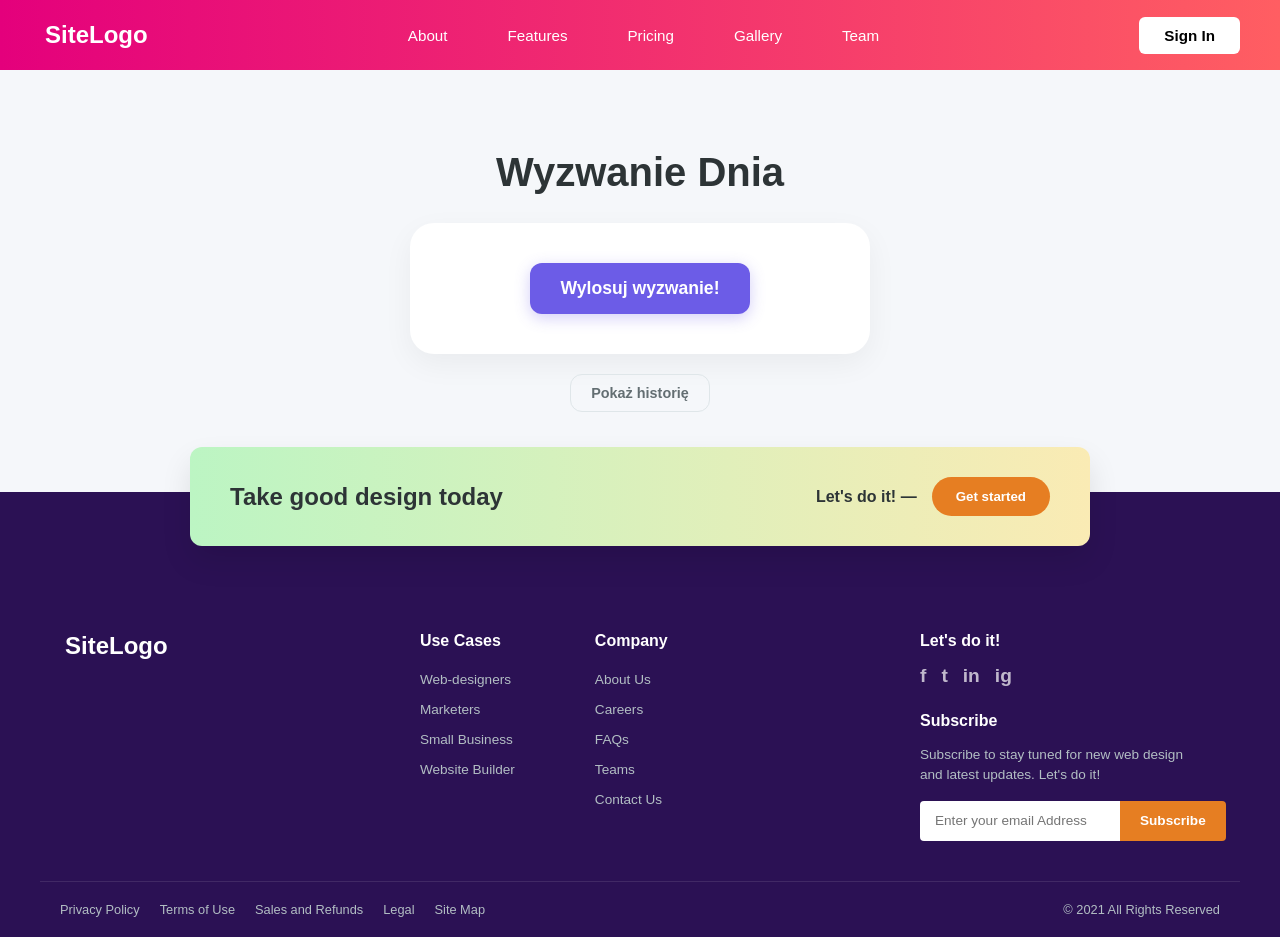
<file: index.html>
<!DOCTYPE html>
<html lang="pl">
<head>
    <meta charset="UTF-8">
    <meta name="viewport" content="width=device-width, initial-scale=1.0">
    <title>Wyzwanie Dnia | Daily Challenge</title>
    <link rel="stylesheet" href="style.css">
</head>
<body>

    <!--  NAGŁÓWEK -->
    <header class="site-header">
        <div class="header-container">
            <div class="logo">
                <span class="logo-bars"></span> SiteLogo
            </div>
            <nav class="site-nav">
                <a href="#">About</a>
                <a href="#">Features</a>
                <a href="#">Pricing</a>
                <a href="#">Gallery</a>
                <a href="#">Team</a>
            </nav>
            <button class="btn-signin" id="SignInBtn"><a href="register.html">Sign In</a></button>
        </div>
    </header>

    <!-- GŁÓWNA APLIKACJA -->
    <div class="container">
        <div class="app-header">
            <h1>Wyzwanie Dnia</h1>
            <p id="timer"></p>
            <br>
        </div>

        <main>
            <div id="draw-section">
                <button id="draw-btn" class="btn-primary" onclick="losujWyzwanie()">Wylosuj wyzwanie!</button>
            </div>

            <div id="challenge-display" class="hidden">
                <div class="challenge-info">
                    <!-- Nowe elementy na kategorię i trudność -->
                    <span id="challenge-category" class="badge-category" id="challenge-category">Kategoria</span>
                    <span id="challenge-difficulty" class="badge-difficulty"id="challenge-difficulty">Trudność</span>
                </div>

                <div class="challenge-box">
                    <p id="challenge-text">Twoje wyzwanie pojawi się tutaj...</p>
                </div>
                
                <div class="action-buttons">
                    <button id="complete-btn" class="btn-success" onclick="ukonczWyzwanie()">Ukończone! ✅</button>
                </div>
                <p id="congrats-msg" class="hidden">Gratulacje! Wyzwanie wykonane 🎉</p>
            </div>
            
        </main>

        <section class="history-section">
            <button id="toggle-history" class="btn-secondary" onclick="pokazHistorie()">Pokaż historię</button>
            <div id="history-list-container" class="hidden">
                <br>
                <button id="clear-history" class="btn-secondary" onclick="wyczyscHistorie()">Wyczyść historię</button>
                <h3>Ukończone wyzwania:</h3>
                <ul id="history-list">
                </ul>
            </div>
        </section>
    </div>

    <!-- STOPKA -->
    <footer class="site-footer">
        <div class="footer-banner">
            <h2 class="banner-title">Take good design today</h2>
            <div class="banner-action">
                <span>Let's do it! —</span>
                <button class="btn-get-started">Get started</button>
            </div>
        </div>

        <div class="footer-content">
            <div class="footer-logo-section">
                <div class="logo">
                    <span class="logo-bars-colors"></span> SiteLogo
                </div>
            </div>

            <div class="footer-links">
                <div class="link-column">
                    <h4>Use Cases</h4>
                    <ul>
                        <li><a href="#">Web-designers</a></li>
                        <li><a href="#">Marketers</a></li>
                        <li><a href="#">Small Business</a></li>
                        <li><a href="#">Website Builder</a></li>
                    </ul>
                </div>
                <div class="link-column">
                    <h4>Company</h4>
                    <ul>
                        <li><a href="#">About Us</a></li>
                        <li><a href="#">Careers</a></li>
                        <li><a href="#">FAQs</a></li>
                        <li><a href="#">Teams</a></li>
                        <li><a href="#">Contact Us</a></li>
                    </ul>
                </div>
            </div>

            <div class="footer-subscribe">
                <h4>Let's do it!</h4>
                <div class="social-icons">
                    <a href="#">f</a>
                    <a href="#">t</a>
                    <a href="#">in</a>
                    <a href="#">ig</a>
                </div>
                <h4>Subscribe</h4>
                <p>Subscribe to stay tuned for new web design<br>and latest updates. Let's do it!</p>
                <form class="subscribe-form" onsubmit="event.preventDefault();">
                    <input type="email" placeholder="Enter your email Address" required>
                    <button type="submit">Subscribe</button>
                </form>
            </div>
        </div>

        <div class="footer-bottom">
            <div class="bottom-links">
                <a href="#">Privacy Policy</a>
                <a href="#">Terms of Use</a>
                <a href="#">Sales and Refunds</a>
                <a href="#">Legal</a>
                <a href="#">Site Map</a>
            </div>
            <p class="copyright">© 2021 All Rights Reserved</p>
        </div>
    </footer>

    <script src="script.js"></script>
</body>
</html>
</file>
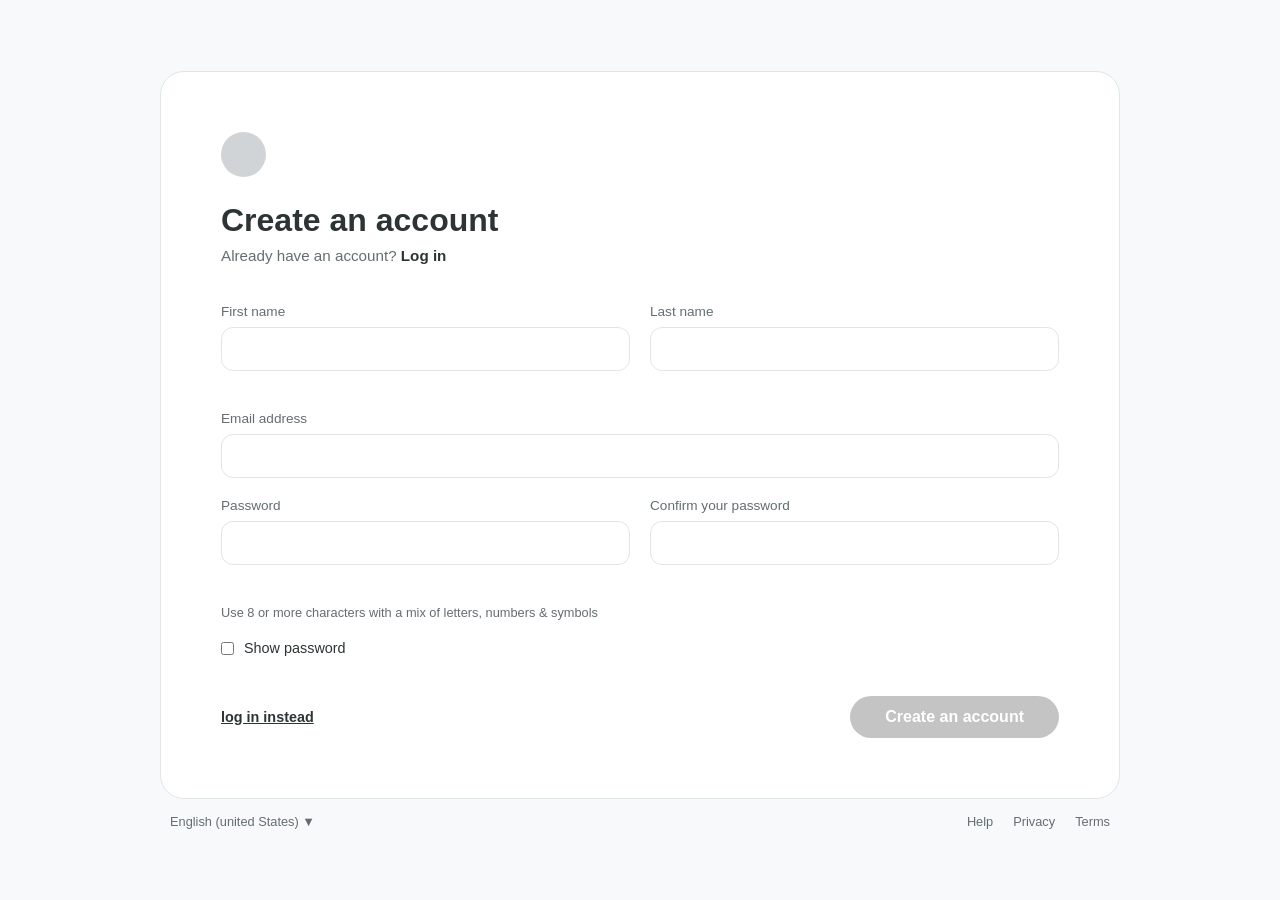
<file: auth.html>
<!DOCTYPE html>
<html lang="pl">
<head>
    <meta charset="UTF-8">
    <meta name="viewport" content="width=device-width, initial-scale=1.0">
    <title>Utwórz konto | Wyzwanie Dnia</title>
    <link rel="stylesheet" href="style.css">
</head>
<body class="auth-page">

    <div class="auth-container">
        <div class="auth-card">
            <div class="auth-form-section">
                <div class="auth-logo-circle"></div>
    
    <!-- BLOK REJESTRACJI -->
    <div id="register-view">
        <h1>Create an account</h1>
        <p class="auth-subtitle">Already have an account? <a href="#" class="toggle-link" onclick="toggleLogin()">Log in</a></p>
        
        <form id="register-form">
            <div class="form-row">
                <div class="form-group"><label>First name</label><input type="text" name="firstname" id="firstname" required></div>
                <div class="form-group"><label>Last name</label><input type="text" name="lastname" id="lastname" required></div>
            </div>
            <div class="form-group">
                <label>Email address</label>
                <input type="email" name="email" id="email" required>
            </div>
               <div class="form-row">
                        <div class="form-group">
                            <label>Password</label>
                            <input type="password" name="password" id="password">
                        </div>
                        <div class="form-group">
                            <label>Confirm your password</label>
                            <input type="password" name="confirm-password" id="confirm-password">
                        </div>
                    </div>
                      <p class="form-hint">Use 8 or more characters with a mix of letters, numbers & symbols</p>

                    <div class="checkbox-group">
                        <input type="checkbox" id="show-password" onclick="showPassword()">
                        <label for="show-password" >Show password</label>
                    </div>
            <div class="form-footer">
                <a href="#" class="toggle-link link-secondary" onclick="toggleLogin()">log in instead</a>
                <button type="button" class="btn-create-account" onclick="rejestracjaUzytkownika()">Create an account</button>
            </div>
        </form>
    </div>

    <!-- BLOK LOGOWANIA (domyślnie ukryty) -->
    <div id="login-view" style="display: none;">
        <h1>Login to account</h1>
        <p class="auth-subtitle">Don't have an account? <a href="#" class="toggle-link" onclick="toggleRegister()">Sign up</a></p>
        
        <form id="login-form">
            <div class="form-group">
                <label>Email address</label>
                <input type="email" name="email" id="loginEmail" required>
            </div>
            <div class="form-group">
                <label>Password</label>
                <input type="password" name="password" id="loginPassword" required>
            </div>
            <div class="form-footer">
                <a href="#" class="toggle-link link-secondary" onclick="toggleRegister()">register instead</a>
                <button type="button" class="btn-create-account" onclick="zaloguj()">Login</button>
            </div>
        </form>
    </div>
    </div>
        </div>

        <div class="auth-bottom-nav">
            <div class="language-picker">
                English (united States) <span>▼</span>
            </div>
            <div class="bottom-helper-links">
                <a href="#">Help</a>
                <a href="#">Privacy</a>
                <a href="#">Terms</a>
            </div>
        </div>
    </div>

    <script src="script.js"></script>
</body>
</html>
</file>
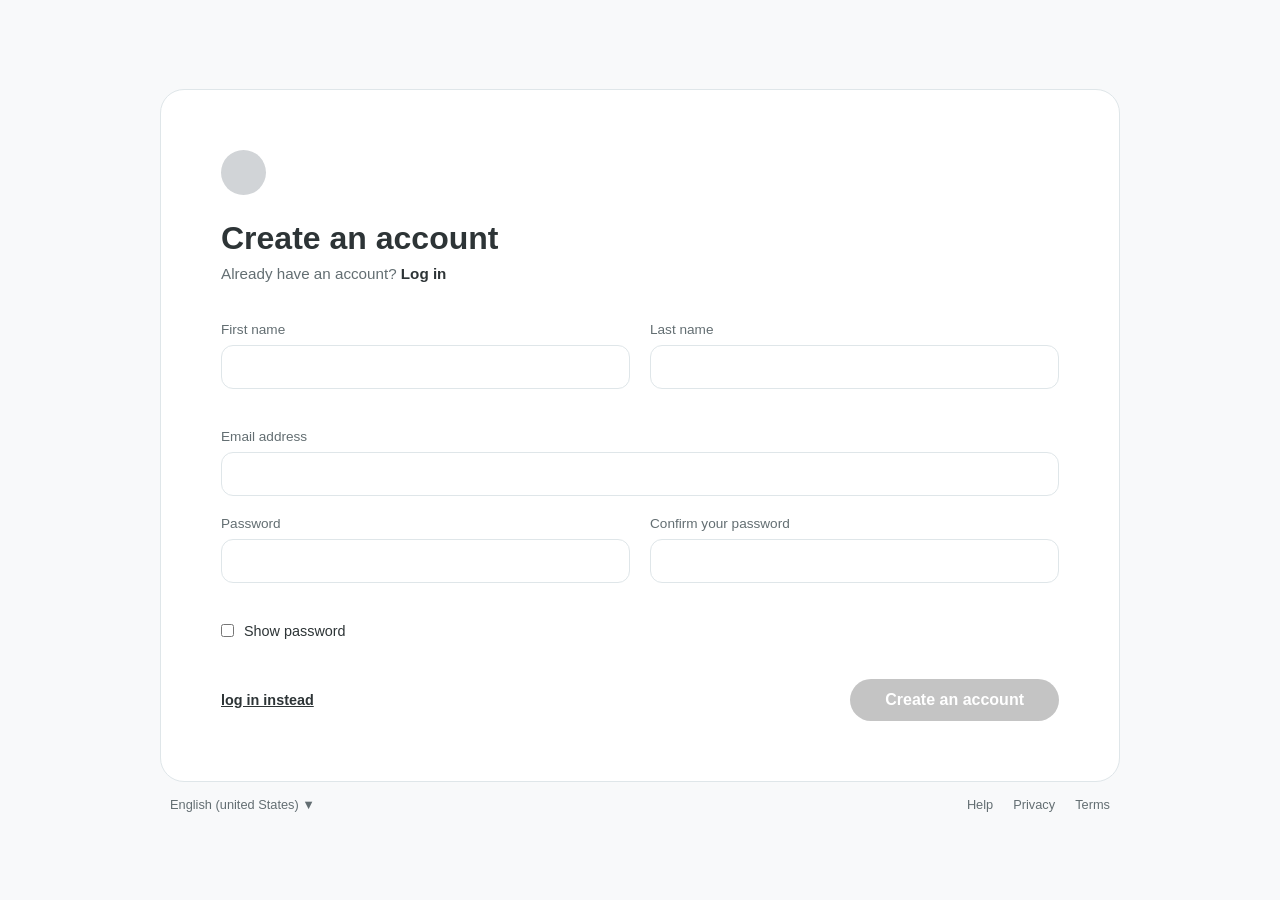
<file: register.html>
<!DOCTYPE html>
<html lang="pl">
<head>
    <meta charset="UTF-8">
    <meta name="viewport" content="width=device-width, initial-scale=1.0">
    <title>Utwórz konto | Wyzwanie Dnia</title>
    <link rel="stylesheet" href="style.css">
</head>
<body class="auth-page">

    <div class="auth-container">
        <div class="auth-card">
            <div class="auth-form-section">
                <div class="auth-logo-circle"></div>
    
    <!-- BLOK REJESTRACJI -->
    <div id="register-view">
        <h1>Create an account</h1>
        <p class="auth-subtitle">Already have an account? <a href="#" class="toggle-link" onclick="toggleLogin()">Log in</a></p>
        
        <form id="register-form">
            <div class="form-row">
                <div class="form-group"><label>First name</label><input type="text" name="firstname" id="firstname" required></div>
                <div class="form-group"><label>Last name</label><input type="text" name="lastname" id="lastname" required></div>
            </div>
            <div class="form-group">
                <label>Email address</label>
                <input type="email" name="email" id="email" required>
            </div>
               <div class="form-row">
                        <div class="form-group">
                            <label>Password</label>
                            <input type="password" name="password" id="password">
                        </div>
                        <div class="form-group">
                            <label>Confirm your password</label>
                            <input type="password" name="confirm-password" id="confirm-password">
                        </div>
                    </div>
                      <p class="form-hint"></p>

                    <div class="checkbox-group">
                        <input type="checkbox" id="show-password" onclick="showPassword()">
                        <label for="show-password" >Show password</label>
                    </div>
            <div class="form-footer">
                <a href="#" class="toggle-link link-secondary" onclick="toggleLogin()">log in instead</a>
                <button type="button" class="btn-create-account" onclick="rejestracjaUzytkownika()">Create an account</button>
            </div>
        </form>
    </div>

    <!-- BLOK LOGOWANIA (domyślnie ukryty) -->
    <div id="login-view" style="display: none;">
        <h1>Login to account</h1>
        <p class="auth-subtitle">Don't have an account? <a href="#" class="toggle-link" onclick="toggleRegister()">Sign up</a></p>
        
        <form id="login-form">
            <div class="form-group">
                <label>Email address</label>
                <input type="email" name="email" id="loginEmail" required>
            </div>
            <div class="form-group">
                <label>Password</label>
                <input type="password" name="password" id="loginPassword" required>
            </div>
            <div class="form-footer">
                <a href="#" class="toggle-link link-secondary" onclick="toggleRegister()">register instead</a>
                <button type="button" class="btn-create-account" onclick="zaloguj()">Login</button>
            </div>
        </form>
    </div>
    </div>
        </div>

        <div class="auth-bottom-nav">
            <div class="language-picker">
                English (united States) <span>▼</span>
            </div>
            <div class="bottom-helper-links">
                <a href="#">Help</a>
                <a href="#">Privacy</a>
                <a href="#">Terms</a>
            </div>
        </div>
    </div>

    <script src="script.js"></script>
</body>
</html>
</file>
<file: style.css>
/* --- BAZOWE USTAWIENIA --- */
* {
    margin: 0;
    padding: 0;
    box-sizing: border-box;
}
a {
    text-decoration: none;
    color: black;
}

body {
    font-family: 'Inter', sans-serif;
    background: #f5f7fa;
    min-height: 100vh;
    display: flex;
    flex-direction: column; /* Zmiana układu na kolumnowy */
    color: #2d3436;
}

/* --- NOWY NAGŁÓWEK --- */
.site-header {
    background: linear-gradient(90deg, #e4007c 0%, #ff5e62 100%);
    padding: 0 40px;
    color: white;
}

.header-container {
    max-width: 1200px;
    margin: 0 auto;
    display: flex;
    justify-content: space-between;
    align-items: center;
    height: 70px;
}

.logo {
    font-size: 1.5rem;
    font-weight: 700;
    display: flex;
    align-items: center;
    gap: 5px;
}

.logo-bars {
    letter-spacing: -2px;
    font-weight: 900;
}

.site-nav {
    display: flex;
    gap: 30px;
}

.site-nav a {
    color: white;
    text-decoration: none;
    font-weight: 500;
    font-size: 0.95rem;
    transition: all 0.3s ease; /* Zmienione z 'opacity' na 'all', żeby kolor tła też płynnie przechodził */
    padding: 8px 15px; /* Dodany padding, żeby tło miało ładny kształt */
    border-radius: 4px;
}

.site-nav a:hover {
    background: white; /* Białe tło po najechaniu */
    color: #e4007c;    /* Tekst zmienia kolor na kolor nagłówka (ciemny róż) */
    opacity: 1;        /* Upewniamy się, że nie ma przezroczystości */
}

.site-nav a.active-nav {
    background: white;
    color: #2d3436;
    padding: 5px 15px;
    border-radius: 4px;
}

.btn-signin {
    background: white;
    color: #2d3436;
    padding: 10px 25px;
    border-radius: 6px;
    font-weight: 600;
    font-size: 0.95rem;
}

.btn-signin:hover {
    background: #f1f2f6;
    transform: none;
}

/* --- ORYGINALNA APLIKACJA WYZWANIA DNIA --- */
.container {
    width: 100%;
    max-width: 500px;
    text-align: center;
    animation: fadeIn 0.8s ease-out;
    margin: 60px auto; /* Centruje aplikację pomiędzy headerem a footerem */
    flex-grow: 1; /* Pozwala kontenerowi zająć resztę miejsca na ekranie */
    padding: 20px;
}

.app-header h1 {
    font-weight: 800;
    font-size: 2.5rem;
    margin-bottom: 10px;
    color: #2d3436;
}

main {
    background: white; /* Zmiana z przezroczystości na pełny biały dla lepszego kontrastu */
    padding: 40px;
    border-radius: 24px;
    box-shadow: 0 10px 30px rgba(0, 0, 0, 0.05);
    margin-bottom: 20px;
    transition: transform 0.3s ease;
}

.challenge-box {
    margin: 20px 0;
    padding: 20px;
    border-radius: 15px;
    background: #f9f9f9;
    min-height: 80px;
    display: flex;
    justify-content: center;
    align-items: center;
}

#challenge-text {
    font-size: 1.2rem;
    font-weight: 600;
    line-height: 1.4;
}

.completed-text {
    text-decoration: underline #00b894;
    color: #00b894;
    transition: all 0.5s ease;
}

button {
    cursor: pointer;
    border: none;
    border-radius: 12px;
    font-weight: 600;
    font-family: inherit;
    transition: all 0.3s ease;
    outline: none;
}

.btn-primary {
    background: #6c5ce7;
    color: white;
    padding: 15px 30px;
    font-size: 1.1rem;
    box-shadow: 0 4px 15px rgba(108, 92, 231, 0.3);
}

.btn-primary:hover:not(:disabled) {
    background: #a29bfe;
    transform: translateY(-2px);
}

.btn-success {
    background: #00b894;
    color: white;
    padding: 12px 25px;
}

.btn-success:hover:not(:disabled) {
    background: #55efc4;
}

.btn-secondary {
    background: transparent;
    color: #636e72;
    padding: 10px 20px;
    border: 1px solid #dfe6e9;
    font-size: 0.9rem;
}

.btn-secondary:hover {
    background: #dfe6e9;
}

button:disabled {
    opacity: 0.6;
    cursor: not-allowed;
}

.history-section {
    margin-top: 20px;
}

#history-list {
    list-style: none;
    margin-top: 15px;
    text-align: left;
    padding: 10px;
}

#history-list li {
    background: white;
    margin-bottom: 8px;
    padding: 10px 15px;
    border-radius: 8px;
    font-size: 0.9rem;
    border-left: 4px solid #00b894;
}

#congrats-msg {
    color: #00b894;
    font-weight: bold;
    margin-top: 15px;
}
.hidden {
    display: none;
}   

/* --- NOWA STOPKA --- */
.site-footer {
    background-color: #2b1154; /* Ciemny fiolet */
    color: white;
    position: relative;
    padding-top: 100px; /* Miejsce na nachodzący baner */
}

/* Nachodzący Baner */
.footer-banner {
    background: linear-gradient(90deg, #bcf5c3 0%, #faebb4 100%);
    color: #2d3436;
    border-radius: 12px;
    padding: 30px 40px;
    display: flex;
    justify-content: space-between;
    align-items: center;
    max-width: 900px;
    width: 90%;
    position: absolute;
    top: -45px; /* Wyciąga baner ponad stopkę */
    left: 50%;
    transform: translateX(-50%);
    box-shadow: 0 15px 30px rgba(0,0,0,0.1);
}

.banner-title {
    font-size: 1.5rem;
    font-weight: 800;
}

.banner-action {
    display: flex;
    align-items: center;
    gap: 15px;
    font-weight: 600;
}

.btn-get-started {
    background: #e67e22; /* Pomarańczowy/żółty */
    color: white;
    padding: 12px 24px;
    border-radius: 25px;
    font-weight: 600;
}

/* Główna treść stopki */
.footer-content {
    max-width: 1200px;
    margin: 0 auto;
    padding: 40px 20px;
    display: flex;
    justify-content: space-between;
    flex-wrap: wrap;
    gap: 30px;
}

.footer-logo-section .logo-bars-colors {
    color: transparent;
    background: linear-gradient(90deg, #ff4d4d, #e81cff, #3498db);
    -webkit-background-clip: text;
    letter-spacing: -2px;
    font-weight: 900;
}

.footer-links {
    display: flex;
    gap: 80px;
}

.link-column h4 {
    font-size: 1rem;
    margin-bottom: 20px;
    font-weight: 600;
}

.link-column ul {
    list-style: none;
}

.link-column ul li {
    margin-bottom: 12px;
}

.link-column ul li a {
    color: #b2bec3;
    text-decoration: none;
    font-size: 0.85rem;
    transition: color 0.3s;
}

.link-column ul li a:hover {
    color: white;
}

.footer-subscribe {
    max-width: 300px;
}

.footer-subscribe h4 {
    margin-bottom: 15px;
    font-size: 1rem;
}

.social-icons {
    display: flex;
    gap: 15px;
    margin-bottom: 25px;
}

.social-icons a {
    color: white;
    text-decoration: none;
    font-weight: bold;
    font-size: 1.2rem;
    opacity: 0.7;
}

.social-icons a:hover {
    opacity: 1;
}

.footer-subscribe p {
    color: #b2bec3;
    font-size: 0.85rem;
    line-height: 1.5;
    margin-bottom: 15px;
}

.subscribe-form {
    display: flex;
    height: 40px;
}

.subscribe-form input {
    flex-grow: 1;
    padding: 0 15px;
    border: none;
    border-radius: 4px 0 0 4px;
    outline: none;
    font-family: inherit;
    font-size: 0.85rem;
}

.subscribe-form button {
    background: #e67e22;
    color: white;
    border-radius: 0 4px 4px 0;
    padding: 0 20px;
    font-size: 0.85rem;
}

/* Dolny pasek */
.footer-bottom {
    border-top: 1px solid rgba(255,255,255,0.1);
    max-width: 1200px;
    margin: 0 auto;
    padding: 20px;
    display: flex;
    justify-content: space-between;
    align-items: center;
    font-size: 0.8rem;
    color: #b2bec3;
    flex-wrap: wrap;
    gap: 15px;
}

.bottom-links {
    display: flex;
    gap: 20px;
}

.bottom-links a {
    color: #b2bec3;
    text-decoration: none;
}

.bottom-links a:hover {
    color: white;
}

/* --- RESPONSYWNOŚĆ --- */
@media (max-width: 900px) {
    .site-header { padding: 0 20px; }
    .site-nav { display: none; /* Ukrywamy nav na tel dla uproszczenia */ }
    
    .footer-banner {
        flex-direction: column;
        text-align: center;
        gap: 15px;
    }
    
    .footer-content {
        flex-direction: column;
    }
    
    .footer-links {
        gap: 40px;
        flex-wrap: wrap;
    }
}
@media (max-width: 480px) {
    .app-header h1 { font-size: 1.8rem; }
    main { padding: 25px; }
    .btn-primary { width: 100%; }
    .footer-bottom { flex-direction: column; text-align: center; }
    .bottom-links { flex-wrap: wrap; justify-content: center; }
}
/* --- STYLE STRONY LOGOWANIA / REJESTRACJI --- */
.auth-page {
    background-color: #f8f9fa;
    display: flex;
    justify-content: center;
    align-items: center;
    min-height: 100vh;
}

.auth-container {
    width: 100%;
    max-width: 1000px;
    padding: 20px;
}

.auth-card {
    background: white;
    border-radius: 24px;
    border: 1px solid #dfe6e9;
    display: flex;
    padding: 60px;
    gap: 40px;
    min-height: 600px;
}

.auth-form-section {
    flex: 1;
    text-align: left;
}

.auth-logo-circle {
    width: 45px;
    height: 45px;
    background-color: #d1d4d7;
    border-radius: 50%;
    margin-bottom: 25px;
}

.auth-form-section h1 {
    font-size: 2rem;
    font-weight: 600;
    margin-bottom: 8px;
    color: #2d3436;
}

.auth-subtitle {
    color: #636e72;
    margin-bottom: 40px;
    font-size: 0.95rem;
}

.auth-subtitle a {
    color: #2d3436;
    font-weight: 600;
}

/* Formularz */
.form-row {
    display: flex;
    gap: 20px;
    margin-bottom: 20px;
}

.form-group {
    flex: 1;
    display: flex;
    flex-direction: column;
    gap: 8px;
    margin-bottom: 20px;
}

.form-group label {
    font-size: 0.85rem;
    color: #636e72;
}

.form-group input {
    border: 1px solid #dfe6e9;
    border-radius: 12px;
    padding: 12px 15px;
    font-size: 1rem;
    outline: none;
    transition: border-color 0.3s;
}

.form-group input:focus {
    border-color: #b2bec3;
}

.full-width {
    width: 100%;
}

.form-hint {
    font-size: 0.8rem;
    color: #636e72;
    margin-bottom: 20px;
}

.checkbox-group {
    display: flex;
    align-items: center;
    gap: 10px;
    font-size: 0.9rem;
    margin-bottom: 40px;
}

/* Stopka formularza */
.form-footer {
    display: flex;
    justify-content: space-between;
    align-items: center;
}

.link-secondary {
    color: #2d3436;
    text-decoration: underline;
    font-weight: 600;
    font-size: 0.9rem;
}

.btn-create-account {
    background-color: #c4c4c4; /* Szary jak na wizualizacji */
    color: white;
    padding: 12px 35px;
    border-radius: 25px;
    font-size: 1rem;
    border: none;
}

/* Sekcja ilustracji */
.auth-illustration-section {
    flex: 0.8;
    display: flex;
    justify-content: center;
    align-items: center;
}

.abstract-shape {
    width: 100%;
    max-width: 300px;
}

/* Dolna nawigacja pod kartą */
.auth-bottom-nav {
    display: flex;
    justify-content: space-between;
    margin-top: 15px;
    padding: 0 10px;
    color: #636e72;
    font-size: 0.8rem;
}

.bottom-helper-links {
    display: flex;
    gap: 20px;
}

.bottom-helper-links a {
    color: #636e72;
    text-decoration: none;
}

/* Responsywność */
@media (max-width: 850px) {
    .auth-card {
        flex-direction: column;
        padding: 40px 20px;
    }
    .auth-illustration-section {
        display: none; /* Ukrywamy ilustrację na małych ekranach */
    }
    .form-row {
        flex-direction: column;
        gap: 0;
    }
}
.challenge-info {
    margin-bottom: 15px;
    display: flex;
    justify-content: center;
    gap: 10px;
}

.badge-category, .badge-difficulty {
    padding: 5px 12px;
    border-radius: 20px;
    font-size: 0.85rem;
    font-weight: bold;
    background-color: #f0f0f0;
    border: 1px solid #ddd;
    color: #333;
}

.badge-difficulty {
    text-transform: uppercase;
}
</file>
